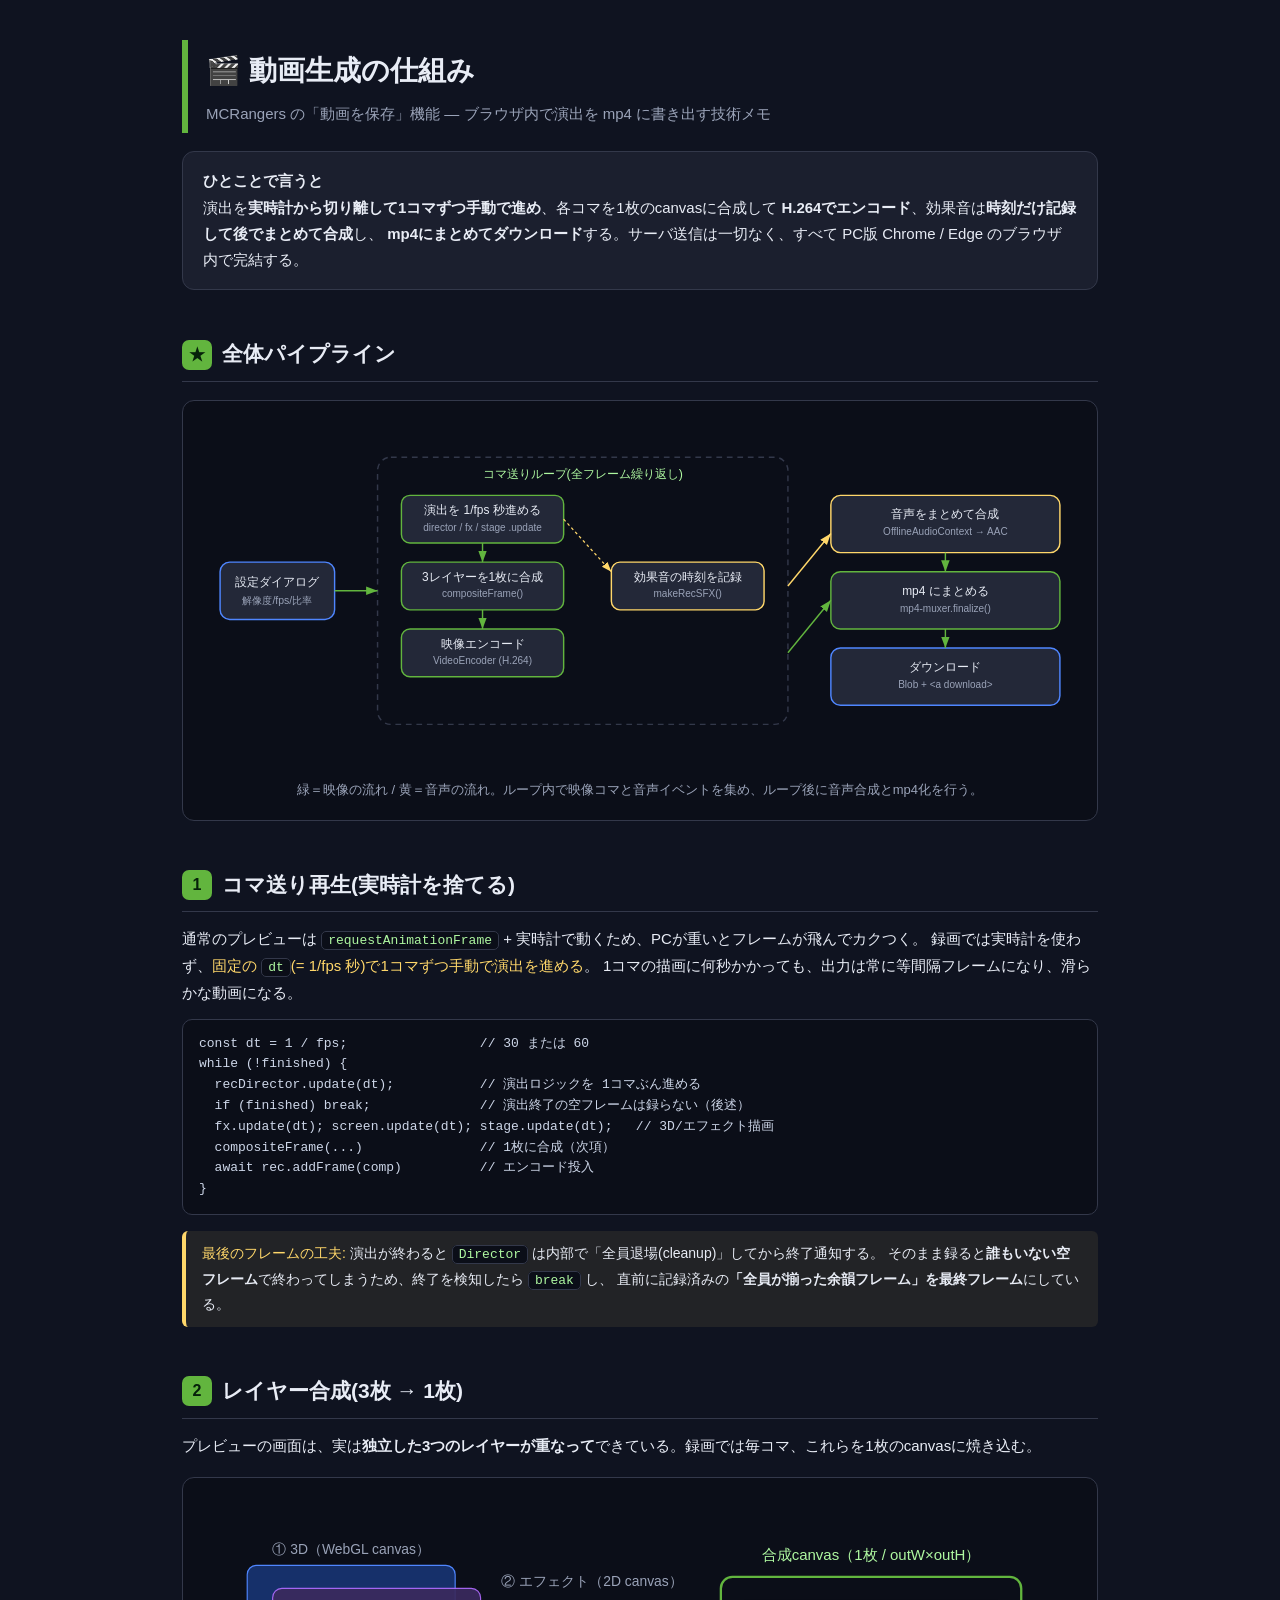
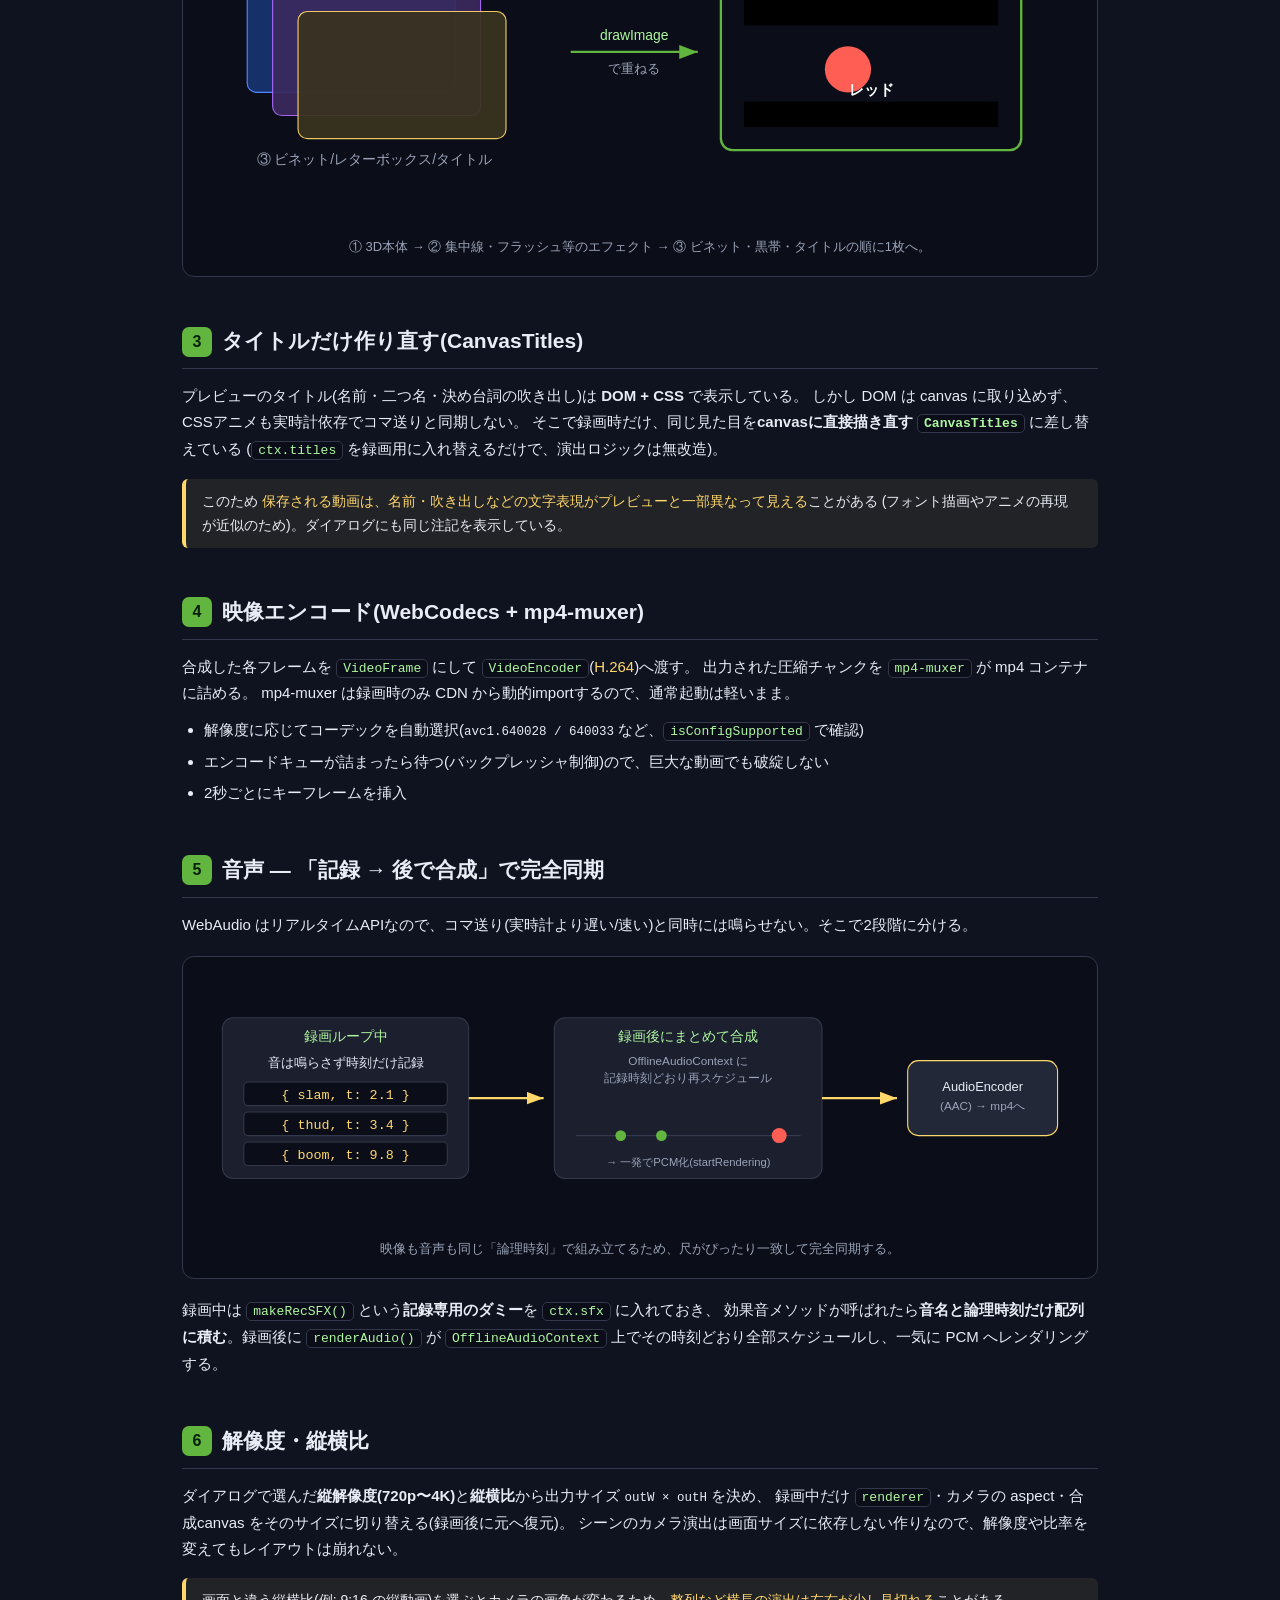
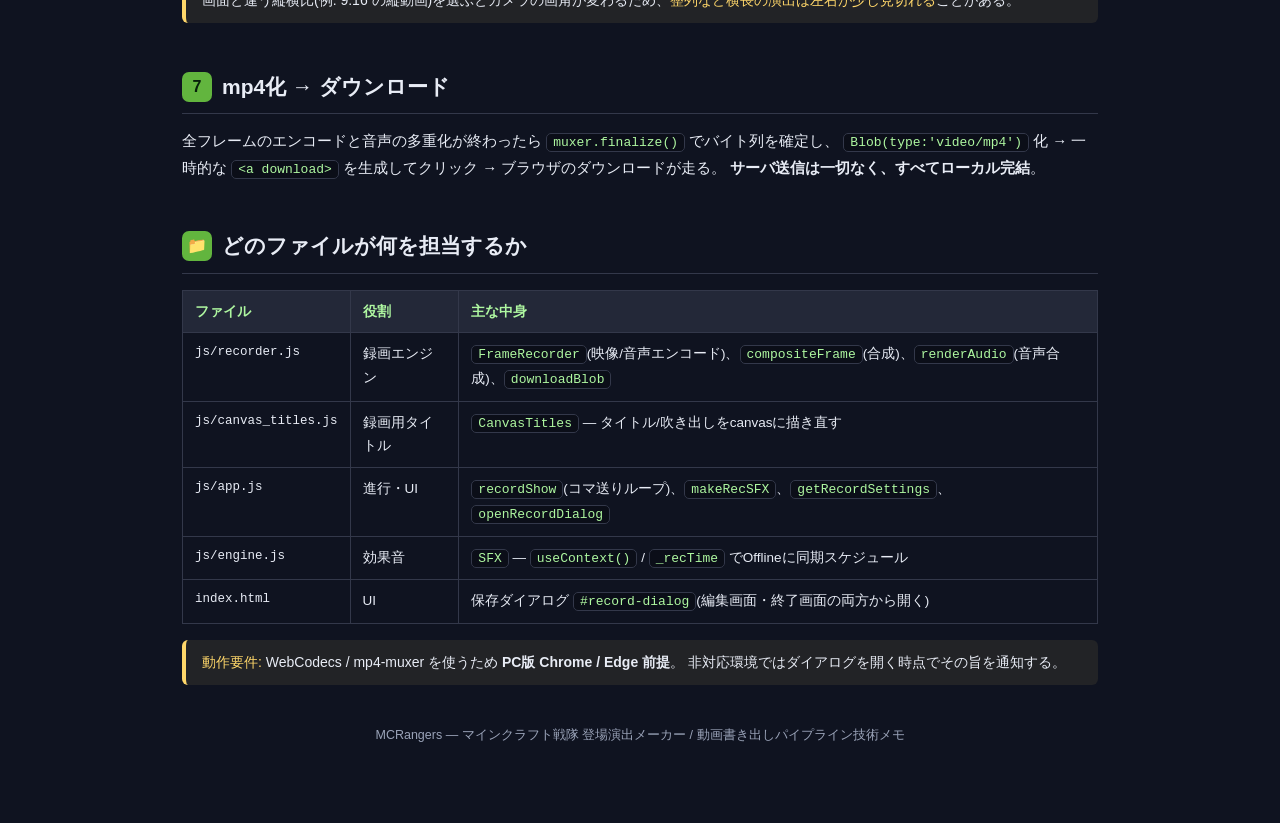
<file: docs/video-pipeline.html>
<!DOCTYPE html>
<html lang="ja">
<head>
<meta charset="UTF-8">
<meta name="viewport" content="width=device-width, initial-scale=1.0">
<title>MCRangers — 動画生成の仕組み</title>
<style>
  :root{
    --bg:#0f1320; --panel:#1b1f2e; --panel2:#232838; --line:#33384a;
    --txt:#e8ecf5; --mut:#9aa3b8; --grn:#62b53e; --grn2:#aef7a0;
    --yel:#ffd76a; --blu:#4f86ff; --pnk:#ff5fa2; --red:#ff5e54;
  }
  *{box-sizing:border-box}
  body{
    margin:0; background:var(--bg); color:var(--txt);
    font-family:-apple-system,"Hiragino Sans","Noto Sans JP",sans-serif;
    line-height:1.75; font-size:15px;
  }
  .wrap{max-width:960px; margin:0 auto; padding:40px 22px 80px}
  header{
    border-left:6px solid var(--grn); padding:6px 0 6px 18px; margin-bottom:8px;
  }
  h1{font-size:28px; margin:0 0 6px}
  h2{
    font-size:21px; margin:46px 0 14px; padding-bottom:8px;
    border-bottom:1px solid var(--line); display:flex; align-items:center; gap:10px;
  }
  h2 .n{
    flex:0 0 auto; width:30px; height:30px; border-radius:7px;
    background:var(--grn); color:#06210a; font-weight:800; font-size:16px;
    display:flex; align-items:center; justify-content:center;
  }
  h3{font-size:16px; margin:24px 0 8px; color:var(--grn2)}
  p{margin:10px 0}
  .lead{color:var(--mut); font-size:15px}
  .panel{background:var(--panel); border:1px solid var(--line); border-radius:12px; padding:16px 20px; margin:18px 0}
  .fig{background:#0b0e18; border:1px solid var(--line); border-radius:12px; padding:18px; margin:18px 0; text-align:center}
  .fig svg{max-width:100%; height:auto}
  .cap{color:var(--mut); font-size:13px; margin-top:8px}
  code{background:#0b0e18; border:1px solid var(--line); border-radius:5px; padding:1px 6px; font-size:13px; color:var(--grn2); font-family:"SF Mono",Consolas,monospace}
  pre{background:#0b0e18; border:1px solid var(--line); border-radius:10px; padding:14px 16px; overflow:auto; font-size:12.5px; line-height:1.6}
  pre code{background:none; border:none; padding:0; color:#cdd6e8}
  .tag{display:inline-block; font-size:11px; padding:2px 8px; border-radius:20px; background:var(--panel2); color:var(--mut); border:1px solid var(--line); margin-right:6px}
  ul{margin:10px 0; padding-left:22px}
  li{margin:5px 0}
  table{width:100%; border-collapse:collapse; margin:16px 0; font-size:13.5px}
  th,td{border:1px solid var(--line); padding:9px 12px; text-align:left; vertical-align:top}
  th{background:var(--panel2); color:var(--grn2)}
  .note{background:rgba(255,215,106,.08); border-left:4px solid var(--yel); padding:10px 16px; border-radius:6px; margin:16px 0; font-size:14px}
  .key{color:var(--yel)}
  .mono{font-family:"SF Mono",Consolas,monospace; font-size:12.5px}
</style>
</head>
<body>
<div class="wrap">

<header>
  <h1>🎬 動画生成の仕組み</h1>
  <div class="lead">MCRangers の「動画を保存」機能 — ブラウザ内で演出を mp4 に書き出す技術メモ</div>
</header>

<div class="panel">
  <strong>ひとことで言うと</strong><br>
  演出を<strong>実時計から切り離して1コマずつ手動で進め</strong>、各コマを1枚のcanvasに合成して
  <strong>H.264でエンコード</strong>、効果音は<strong>時刻だけ記録して後でまとめて合成</strong>し、
  <strong>mp4にまとめてダウンロード</strong>する。サーバ送信は一切なく、すべて PC版 Chrome / Edge のブラウザ内で完結する。
</div>

<!-- ============ 全体図 ============ -->
<h2><span class="n">★</span>全体パイプライン</h2>

<div class="fig">
<svg viewBox="0 0 920 360" xmlns="http://www.w3.org/2000/svg" font-family="sans-serif">
  <defs>
    <marker id="ar" markerWidth="10" markerHeight="10" refX="8" refY="3" orient="auto">
      <path d="M0,0 L8,3 L0,6 Z" fill="#62b53e"/>
    </marker>
    <marker id="ar2" markerWidth="10" markerHeight="10" refX="8" refY="3" orient="auto">
      <path d="M0,0 L8,3 L0,6 Z" fill="#ffd76a"/>
    </marker>
  </defs>

  <!-- ダイアログ -->
  <rect x="20" y="150" width="120" height="60" rx="10" fill="#232838" stroke="#4f86ff" stroke-width="1.5"/>
  <text x="80" y="175" fill="#e8ecf5" font-size="13" text-anchor="middle">設定ダイアログ</text>
  <text x="80" y="194" fill="#9aa3b8" font-size="11" text-anchor="middle">解像度/fps/比率</text>

  <!-- ループ枠 -->
  <rect x="185" y="40" width="430" height="280" rx="14" fill="none" stroke="#33384a" stroke-width="1.5" stroke-dasharray="6 5"/>
  <text x="400" y="62" fill="#aef7a0" font-size="13" text-anchor="middle">コマ送りループ(全フレーム繰り返し)</text>

  <rect x="210" y="80" width="170" height="50" rx="9" fill="#232838" stroke="#62b53e" stroke-width="1.5"/>
  <text x="295" y="100" fill="#e8ecf5" font-size="12.5" text-anchor="middle">演出を 1/fps 秒進める</text>
  <text x="295" y="117" fill="#9aa3b8" font-size="10.5" text-anchor="middle">director / fx / stage .update</text>

  <rect x="210" y="150" width="170" height="50" rx="9" fill="#232838" stroke="#62b53e" stroke-width="1.5"/>
  <text x="295" y="170" fill="#e8ecf5" font-size="12.5" text-anchor="middle">3レイヤーを1枚に合成</text>
  <text x="295" y="187" fill="#9aa3b8" font-size="10.5" text-anchor="middle">compositeFrame()</text>

  <rect x="210" y="220" width="170" height="50" rx="9" fill="#232838" stroke="#62b53e" stroke-width="1.5"/>
  <text x="295" y="240" fill="#e8ecf5" font-size="12.5" text-anchor="middle">映像エンコード</text>
  <text x="295" y="257" fill="#9aa3b8" font-size="10.5" text-anchor="middle">VideoEncoder (H.264)</text>

  <!-- 音声記録 -->
  <rect x="430" y="150" width="160" height="50" rx="9" fill="#232838" stroke="#ffd76a" stroke-width="1.5"/>
  <text x="510" y="170" fill="#e8ecf5" font-size="12.5" text-anchor="middle">効果音の時刻を記録</text>
  <text x="510" y="187" fill="#9aa3b8" font-size="10.5" text-anchor="middle">makeRecSFX()</text>

  <!-- ループ内矢印 -->
  <line x1="295" y1="130" x2="295" y2="150" stroke="#62b53e" stroke-width="1.5" marker-end="url(#ar)"/>
  <line x1="295" y1="200" x2="295" y2="220" stroke="#62b53e" stroke-width="1.5" marker-end="url(#ar)"/>
  <line x1="380" y1="105" x2="430" y2="160" stroke="#ffd76a" stroke-width="1.3" stroke-dasharray="3 3" marker-end="url(#ar2)"/>

  <line x1="140" y1="180" x2="185" y2="180" stroke="#62b53e" stroke-width="1.5" marker-end="url(#ar)"/>

  <!-- 後段: 音声合成 -->
  <rect x="660" y="80" width="240" height="60" rx="10" fill="#232838" stroke="#ffd76a" stroke-width="1.5"/>
  <text x="780" y="104" fill="#e8ecf5" font-size="12.5" text-anchor="middle">音声をまとめて合成</text>
  <text x="780" y="122" fill="#9aa3b8" font-size="10.5" text-anchor="middle">OfflineAudioContext → AAC</text>

  <rect x="660" y="160" width="240" height="60" rx="10" fill="#232838" stroke="#62b53e" stroke-width="1.5"/>
  <text x="780" y="184" fill="#e8ecf5" font-size="12.5" text-anchor="middle">mp4 にまとめる</text>
  <text x="780" y="202" fill="#9aa3b8" font-size="10.5" text-anchor="middle">mp4-muxer.finalize()</text>

  <rect x="660" y="240" width="240" height="60" rx="10" fill="#232838" stroke="#4f86ff" stroke-width="1.5"/>
  <text x="780" y="264" fill="#e8ecf5" font-size="12.5" text-anchor="middle">ダウンロード</text>
  <text x="780" y="282" fill="#9aa3b8" font-size="10.5" text-anchor="middle">Blob + &lt;a download&gt;</text>

  <line x1="615" y1="175" x2="660" y2="120" stroke="#ffd76a" stroke-width="1.5" marker-end="url(#ar2)"/>
  <line x1="615" y1="245" x2="660" y2="190" stroke="#62b53e" stroke-width="1.5" marker-end="url(#ar)"/>
  <line x1="780" y1="140" x2="780" y2="160" stroke="#62b53e" stroke-width="1.5" marker-end="url(#ar)"/>
  <line x1="780" y1="220" x2="780" y2="240" stroke="#62b53e" stroke-width="1.5" marker-end="url(#ar)"/>
</svg>
<div class="cap">緑＝映像の流れ / 黄＝音声の流れ。ループ内で映像コマと音声イベントを集め、ループ後に音声合成とmp4化を行う。</div>
</div>

<!-- ============ 1 ============ -->
<h2><span class="n">1</span>コマ送り再生(実時計を捨てる)</h2>
<p>
通常のプレビューは <code>requestAnimationFrame</code> + 実時計で動くため、PCが重いとフレームが飛んでカクつく。
録画では実時計を使わず、<span class="key">固定の <code>dt</code>(= 1/fps 秒)で1コマずつ手動で演出を進める</span>。
1コマの描画に何秒かかっても、出力は常に等間隔フレームになり、滑らかな動画になる。
</p>
<pre><code>const dt = 1 / fps;                 // 30 または 60
while (!finished) {
  recDirector.update(dt);           // 演出ロジックを 1コマぶん進める
  if (finished) break;              // 演出終了の空フレームは録らない（後述）
  fx.update(dt); screen.update(dt); stage.update(dt);   // 3D/エフェクト描画
  compositeFrame(...)               // 1枚に合成（次項）
  await rec.addFrame(comp)          // エンコード投入
}</code></pre>
<div class="note">
<span class="key">最後のフレームの工夫:</span> 演出が終わると <code>Director</code> は内部で「全員退場(cleanup)」してから終了通知する。
そのまま録ると<strong>誰もいない空フレーム</strong>で終わってしまうため、終了を検知したら <code>break</code> し、
直前に記録済みの<strong>「全員が揃った余韻フレーム」を最終フレーム</strong>にしている。
</div>

<!-- ============ 2 ============ -->
<h2><span class="n">2</span>レイヤー合成(3枚 → 1枚)</h2>
<p>プレビューの画面は、実は<strong>独立した3つのレイヤーが重なって</strong>できている。録画では毎コマ、これらを1枚のcanvasに焼き込む。</p>

<div class="fig">
<svg viewBox="0 0 760 280" xmlns="http://www.w3.org/2000/svg" font-family="sans-serif">
  <defs>
    <marker id="ar3" markerWidth="10" markerHeight="10" refX="8" refY="3" orient="auto">
      <path d="M0,0 L8,3 L0,6 Z" fill="#62b53e"/>
    </marker>
  </defs>
  <!-- 重なるレイヤー -->
  <g>
    <rect x="40" y="60" width="180" height="110" rx="8" fill="#16306a" stroke="#4f86ff"/>
    <text x="130" y="50" fill="#9aa3b8" font-size="12" text-anchor="middle">① 3D（WebGL canvas）</text>
    <rect x="62" y="80" width="180" height="110" rx="8" fill="#3a2a5e" stroke="#b06bff" opacity="0.92"/>
    <text x="260" y="78" fill="#9aa3b8" font-size="12" text-anchor="start">② エフェクト（2D canvas）</text>
    <rect x="84" y="100" width="180" height="110" rx="8" fill="#3a3320" stroke="#ffd76a" opacity="0.92"/>
    <text x="150" y="232" fill="#9aa3b8" font-size="12" text-anchor="middle">③ ビネット/レターボックス/タイトル</text>
  </g>
  <line x1="320" y1="135" x2="430" y2="135" stroke="#62b53e" stroke-width="2" marker-end="url(#ar3)"/>
  <text x="375" y="125" fill="#aef7a0" font-size="12" text-anchor="middle">drawImage</text>
  <text x="375" y="153" fill="#9aa3b8" font-size="11" text-anchor="middle">で重ねる</text>

  <rect x="450" y="70" width="260" height="150" rx="10" fill="#0b0e18" stroke="#62b53e" stroke-width="2"/>
  <text x="580" y="55" fill="#aef7a0" font-size="13" text-anchor="middle">合成canvas（1枚 / outW×outH）</text>
  <rect x="470" y="90" width="220" height="22" fill="#000"/>
  <rect x="470" y="178" width="220" height="22" fill="#000"/>
  <circle cx="560" cy="150" r="20" fill="#ff5e54"/>
  <text x="580" y="172" fill="#fff" font-size="13" text-anchor="middle" font-weight="bold">レッド</text>
</svg>
<div class="cap">① 3D本体 → ② 集中線・フラッシュ等のエフェクト → ③ ビネット・黒帯・タイトルの順に1枚へ。</div>
</div>

<!-- ============ 3 ============ -->
<h2><span class="n">3</span>タイトルだけ作り直す(CanvasTitles)</h2>
<p>
プレビューのタイトル(名前・二つ名・決め台詞の吹き出し)は <strong>DOM + CSS</strong> で表示している。
しかし DOM は canvas に取り込めず、CSSアニメも実時計依存でコマ送りと同期しない。
そこで録画時だけ、同じ見た目を<strong>canvasに直接描き直す <code>CanvasTitles</code></strong> に差し替えている
(<code>ctx.titles</code> を録画用に入れ替えるだけで、演出ロジックは無改造)。
</p>
<div class="note">
このため <span class="key">保存される動画は、名前・吹き出しなどの文字表現がプレビューと一部異なって見える</span>ことがある
(フォント描画やアニメの再現が近似のため)。ダイアログにも同じ注記を表示している。
</div>

<!-- ============ 4 ============ -->
<h2><span class="n">4</span>映像エンコード(WebCodecs + mp4-muxer)</h2>
<p>
合成した各フレームを <code>VideoFrame</code> にして <code>VideoEncoder</code>(<span class="key">H.264</span>)へ渡す。
出力された圧縮チャンクを <code>mp4-muxer</code> が mp4 コンテナに詰める。
mp4-muxer は録画時のみ CDN から動的importするので、通常起動は軽いまま。
</p>
<ul>
  <li>解像度に応じてコーデックを自動選択(<span class="mono">avc1.640028 / 640033</span> など、<code>isConfigSupported</code> で確認)</li>
  <li>エンコードキューが詰まったら待つ(バックプレッシャ制御)ので、巨大な動画でも破綻しない</li>
  <li>2秒ごとにキーフレームを挿入</li>
</ul>

<!-- ============ 5 ============ -->
<h2><span class="n">5</span>音声 — 「記録 → 後で合成」で完全同期</h2>
<p>
WebAudio はリアルタイムAPIなので、コマ送り(実時計より遅い/速い)と同時には鳴らせない。そこで2段階に分ける。
</p>

<div class="fig">
<svg viewBox="0 0 820 230" xmlns="http://www.w3.org/2000/svg" font-family="sans-serif">
  <defs>
    <marker id="ary" markerWidth="10" markerHeight="10" refX="8" refY="3" orient="auto">
      <path d="M0,0 L8,3 L0,6 Z" fill="#ffd76a"/>
    </marker>
  </defs>
  <!-- 記録 -->
  <rect x="20" y="40" width="230" height="150" rx="10" fill="#1b1f2e" stroke="#33384a"/>
  <text x="135" y="62" fill="#aef7a0" font-size="13" text-anchor="middle">録画ループ中</text>
  <text x="135" y="86" fill="#e8ecf5" font-size="12" text-anchor="middle">音は鳴らさず時刻だけ記録</text>
  <rect x="40" y="100" width="190" height="22" rx="4" fill="#0b0e18" stroke="#33384a"/>
  <text x="135" y="116" fill="#ffd76a" font-size="11" text-anchor="middle" class="mono">{ slam, t: 2.1 }</text>
  <rect x="40" y="128" width="190" height="22" rx="4" fill="#0b0e18" stroke="#33384a"/>
  <text x="135" y="144" fill="#ffd76a" font-size="11" text-anchor="middle" class="mono">{ thud, t: 3.4 }</text>
  <rect x="40" y="156" width="190" height="22" rx="4" fill="#0b0e18" stroke="#33384a"/>
  <text x="135" y="172" fill="#ffd76a" font-size="11" text-anchor="middle" class="mono">{ boom, t: 9.8 }</text>

  <line x1="250" y1="115" x2="320" y2="115" stroke="#ffd76a" stroke-width="2" marker-end="url(#ary)"/>

  <!-- 合成 -->
  <rect x="330" y="40" width="250" height="150" rx="10" fill="#1b1f2e" stroke="#33384a"/>
  <text x="455" y="62" fill="#aef7a0" font-size="13" text-anchor="middle">録画後にまとめて合成</text>
  <text x="455" y="84" fill="#9aa3b8" font-size="11" text-anchor="middle">OfflineAudioContext に</text>
  <text x="455" y="100" fill="#9aa3b8" font-size="11" text-anchor="middle">記録時刻どおり再スケジュール</text>
  <line x1="350" y1="150" x2="560" y2="150" stroke="#33384a"/>
  <circle cx="392" cy="150" r="5" fill="#62b53e"/>
  <circle cx="430" cy="150" r="5" fill="#62b53e"/>
  <circle cx="540" cy="150" r="7" fill="#ff5e54"/>
  <text x="455" y="178" fill="#9aa3b8" font-size="10.5" text-anchor="middle">→ 一発でPCM化(startRendering)</text>

  <line x1="580" y1="115" x2="650" y2="115" stroke="#ffd76a" stroke-width="2" marker-end="url(#ary)"/>

  <!-- AAC -->
  <rect x="660" y="80" width="140" height="70" rx="10" fill="#232838" stroke="#ffd76a"/>
  <text x="730" y="108" fill="#e8ecf5" font-size="12" text-anchor="middle">AudioEncoder</text>
  <text x="730" y="126" fill="#9aa3b8" font-size="11" text-anchor="middle">(AAC) → mp4へ</text>
</svg>
<div class="cap">映像も音声も同じ「論理時刻」で組み立てるため、尺がぴったり一致して完全同期する。</div>
</div>
<p>
録画中は <code>makeRecSFX()</code> という<strong>記録専用のダミー</strong>を <code>ctx.sfx</code> に入れておき、
効果音メソッドが呼ばれたら<strong>音名と論理時刻だけ配列に積む</strong>。録画後に <code>renderAudio()</code> が
<code>OfflineAudioContext</code> 上でその時刻どおり全部スケジュールし、一気に PCM へレンダリングする。
</p>

<!-- ============ 6 ============ -->
<h2><span class="n">6</span>解像度・縦横比</h2>
<p>
ダイアログで選んだ<strong>縦解像度(720p〜4K)</strong>と<strong>縦横比</strong>から出力サイズ <span class="mono">outW × outH</span> を決め、
録画中だけ <code>renderer</code>・カメラの aspect・合成canvas をそのサイズに切り替える(録画後に元へ復元)。
シーンのカメラ演出は画面サイズに依存しない作りなので、解像度や比率を変えてもレイアウトは崩れない。
</p>
<div class="note">
画面と違う縦横比(例: 9:16 の縦動画)を選ぶとカメラの画角が変わるため、<span class="key">整列など横長の演出は左右が少し見切れる</span>ことがある。
</div>

<!-- ============ 7 ============ -->
<h2><span class="n">7</span>mp4化 → ダウンロード</h2>
<p>
全フレームのエンコードと音声の多重化が終わったら <code>muxer.finalize()</code> でバイト列を確定し、
<code>Blob(type:'video/mp4')</code> 化 → 一時的な <code>&lt;a download&gt;</code> を生成してクリック → ブラウザのダウンロードが走る。
<strong>サーバ送信は一切なく、すべてローカル完結</strong>。
</p>

<!-- ============ ファイル対応 ============ -->
<h2><span class="n">📁</span>どのファイルが何を担当するか</h2>
<table>
  <tr><th>ファイル</th><th>役割</th><th>主な中身</th></tr>
  <tr>
    <td class="mono">js/recorder.js</td>
    <td>録画エンジン</td>
    <td><code>FrameRecorder</code>(映像/音声エンコード)、<code>compositeFrame</code>(合成)、<code>renderAudio</code>(音声合成)、<code>downloadBlob</code></td>
  </tr>
  <tr>
    <td class="mono">js/canvas_titles.js</td>
    <td>録画用タイトル</td>
    <td><code>CanvasTitles</code> — タイトル/吹き出しをcanvasに描き直す</td>
  </tr>
  <tr>
    <td class="mono">js/app.js</td>
    <td>進行・UI</td>
    <td><code>recordShow</code>(コマ送りループ)、<code>makeRecSFX</code>、<code>getRecordSettings</code>、<code>openRecordDialog</code></td>
  </tr>
  <tr>
    <td class="mono">js/engine.js</td>
    <td>効果音</td>
    <td><code>SFX</code> — <code>useContext()</code> / <code>_recTime</code> でOfflineに同期スケジュール</td>
  </tr>
  <tr>
    <td class="mono">index.html</td>
    <td>UI</td>
    <td>保存ダイアログ <code>#record-dialog</code>(編集画面・終了画面の両方から開く)</td>
  </tr>
</table>

<div class="note">
<span class="key">動作要件:</span> WebCodecs / mp4-muxer を使うため <strong>PC版 Chrome / Edge 前提</strong>。
非対応環境ではダイアログを開く時点でその旨を通知する。
</div>

<p style="margin-top:40px; color:var(--mut); font-size:12.5px; text-align:center">
MCRangers — マインクラフト戦隊 登場演出メーカー / 動画書き出しパイプライン技術メモ
</p>

</div>
</body>
</html>
</file>
